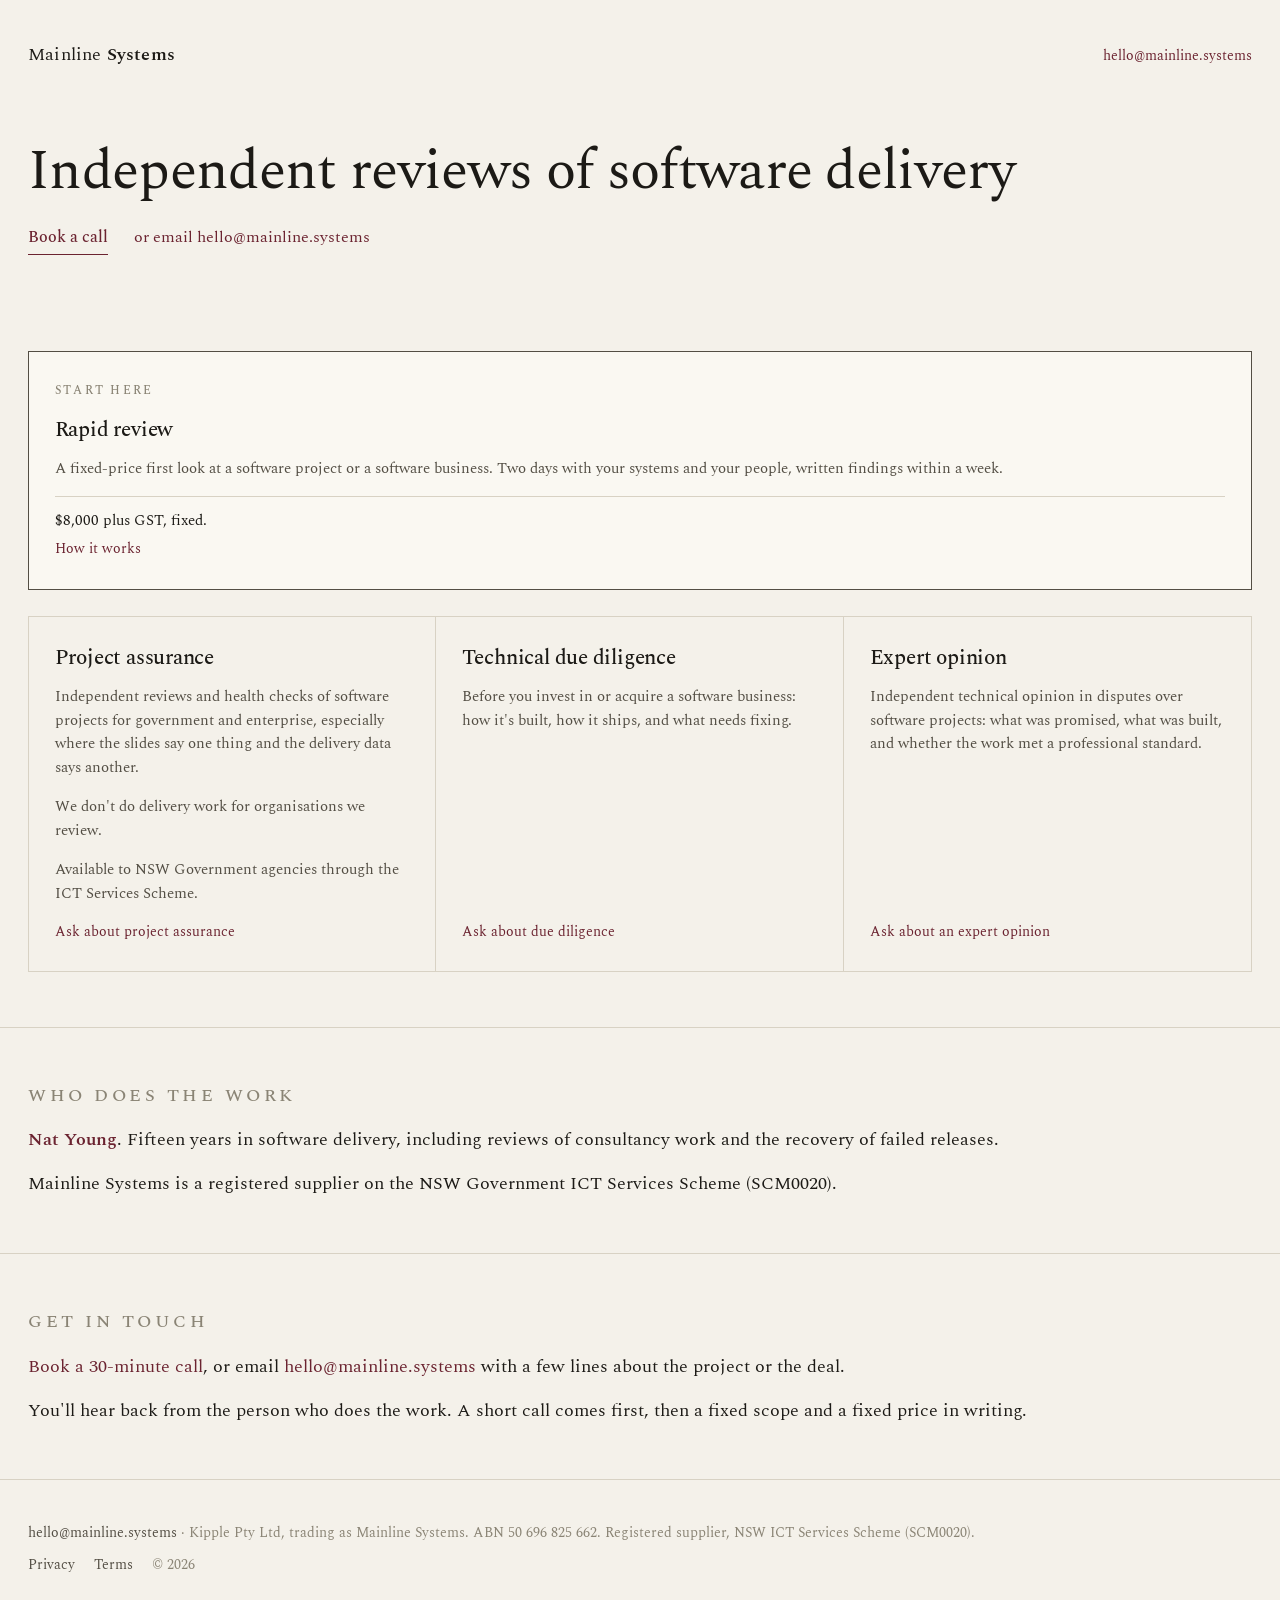
<file: index.html>
<!DOCTYPE html>
<html lang="en">
<head>
    <meta charset="utf-8">
    <meta name="viewport" content="width=device-width, initial-scale=1">
    <title>Mainline Systems · Independent reviews of software delivery</title>
    <meta name="description" content="Independent project assurance, technical due diligence and expert opinion for software projects, starting with a fixed-price rapid review.">
    <link rel="canonical" href="https://mainline.systems/">
    <meta property="og:title" content="Mainline Systems">
    <meta property="og:description" content="Independent project assurance, technical due diligence and expert opinion for software projects, starting with a fixed-price rapid review.">
    <meta property="og:url" content="https://mainline.systems/">
    <meta property="og:type" content="website">
    <meta property="og:site_name" content="Mainline Systems">
    <meta property="og:image" content="https://mainline.systems/og-image.png">
    <meta property="og:image:width" content="1200">
    <meta property="og:image:height" content="630">
    <meta name="twitter:card" content="summary_large_image">
    <meta name="twitter:title" content="Mainline Systems">
    <meta name="twitter:description" content="Independent project assurance, technical due diligence and expert opinion for software projects, starting with a fixed-price rapid review.">
    <meta name="twitter:image" content="https://mainline.systems/og-image.png">
    <link rel="icon" href="/icon.svg" type="image/svg+xml">
    <link rel="apple-touch-icon" href="/icon.png">
    <link rel="preconnect" href="https://fonts.googleapis.com">
    <link rel="preconnect" href="https://fonts.gstatic.com" crossorigin>
    <link rel="stylesheet"
          href="https://fonts.googleapis.com/css2?family=Spectral:ital,wght@0,300;0,400;0,500;0,600;1,400&display=swap">
    <link rel="stylesheet" href="/css/style.css">
    <script type="application/ld+json">
    {
        "@context": "https://schema.org",
        "@graph": [
            {
                "@type": "Organization",
                "@id": "https://mainline.systems/#organization",
                "name": "Mainline Systems",
                "url": "https://mainline.systems/",
                "logo": "https://mainline.systems/icon.png",
                "email": "hello@mainline.systems",
                "description": "Independent reviews of software delivery: project assurance, technical due diligence and expert opinion for software projects.",
                "parentOrganization": {
                    "@type": "Organization",
                    "name": "Kipple Pty Ltd",
                    "identifier": {
                        "@type": "PropertyValue",
                        "propertyID": "ABN",
                        "value": "50 696 825 662"
                    }
                },
                "founder": {"@id": "https://mainline.systems/#nat-young"},
                "address": {
                    "@type": "PostalAddress",
                    "addressRegion": "NSW",
                    "addressCountry": "AU"
                }
            },
            {
                "@type": "Service",
                "@id": "https://mainline.systems/#project-assurance",
                "name": "Project assurance",
                "serviceType": "Project assurance",
                "url": "https://mainline.systems/",
                "provider": {"@id": "https://mainline.systems/#organization"},
                "description": "Independent reviews and health checks of software projects for government and enterprise, especially where the slides say one thing and the delivery data says another.",
                "areaServed": "Worldwide"
            },
            {
                "@type": "Service",
                "@id": "https://mainline.systems/#technical-due-diligence",
                "name": "Technical due diligence",
                "serviceType": "Technical due diligence",
                "url": "https://mainline.systems/",
                "provider": {"@id": "https://mainline.systems/#organization"},
                "description": "Before you invest in or acquire a software business: how it's built, how it ships, and what needs fixing.",
                "areaServed": "Worldwide"
            },
            {
                "@type": "Service",
                "@id": "https://mainline.systems/#expert-opinion",
                "name": "Expert opinion",
                "serviceType": "Expert opinion",
                "url": "https://mainline.systems/",
                "provider": {"@id": "https://mainline.systems/#organization"},
                "description": "Independent technical opinion in disputes over software projects: what was promised, what was built, and whether the work met a professional standard.",
                "areaServed": "Worldwide"
            },
            {
                "@type": "Service",
                "@id": "https://mainline.systems/rapid-review/#service",
                "name": "Rapid review",
                "serviceType": "Rapid review",
                "url": "https://mainline.systems/rapid-review/",
                "provider": {"@id": "https://mainline.systems/#organization"},
                "description": "A fixed-price first look at a software project or a software business. Two days with your systems and your people, and written findings within a week.",
                "areaServed": "Worldwide",
                "offers": {
                    "@type": "Offer",
                    "price": "8000",
                    "priceCurrency": "AUD",
                    "url": "https://mainline.systems/rapid-review/"
                }
            },
            {
                "@type": "Person",
                "@id": "https://mainline.systems/#nat-young",
                "name": "Nat Young",
                "sameAs": "https://www.linkedin.com/in/nat-young/",
                "worksFor": {"@id": "https://mainline.systems/#organization"},
                "description": "Independent reviewer of software delivery. Fifteen years in software delivery, including reviews of consultancy work and the recovery of failed releases.",
                "knowsAbout": [
                    "Software project assurance",
                    "Technical due diligence",
                    "Expert opinion",
                    "Software delivery",
                    "Continuous integration",
                    "Continuous delivery"
                ],
                "address": {
                    "@type": "PostalAddress",
                    "addressRegion": "NSW",
                    "addressCountry": "AU"
                }
            }
        ]
    }
    </script>
    <!-- Self-hosted Umami analytics -->
    <script defer src="https://analytics.mainline.dev/script.js"
            data-website-id="4229bb85-a3f4-42d6-9132-33e29b44d3c6"></script>
</head>
<body>
<header class="top">
    <div class="wrap">
        <div class="brand">Mainline <b>Systems</b></div>
        <div class="top-contact"><a href="mailto:hello@mainline.systems" data-umami-event="contact-click">hello@mainline.systems</a>
        </div>
    </div>
</header>

<main>
    <section class="hero">
        <div class="wrap">
            <h1>Independent reviews of software delivery</h1>
            <p class="cta-row">
                <a class="cta-primary" href="/book/" data-umami-event="book-click-hero">Book a call</a>
                <a href="mailto:hello@mainline.systems" data-umami-event="contact-click-hero">or email hello@mainline.systems</a>
            </p>
        </div>
    </section>
    <section class="offers-section">
        <div class="wrap-wide">
            <div class="col flagship lead-offer" id="rapid-review">
                <div class="kicker">Start here</div>
                <h2>Rapid review</h2>
                <p>
                    A fixed-price first look at a software project or a software business.
                    Two days with your systems and your people, written findings within a week.
                </p>
                <p class="price">$8,000 plus GST, fixed.</p>
                <p class="sub"><a href="/rapid-review/" data-umami-event="rapid-click-home">How it works</a></p>
            </div>
            <div class="cols">
                <div class="col" id="project-assurance">
                    <h2>Project assurance</h2>
                    <p>
                        Independent reviews and health checks of software projects for
                        government and enterprise, especially where the slides say one thing
                        and the delivery data says another.
                    </p>
                    <p>We don't do delivery work for organisations we review.</p>
                    <p>Available to NSW Government agencies through the ICT Services Scheme.</p>
                    <p class="sub"><a href="mailto:hello@mainline.systems?subject=Project%20assurance"
                                      data-umami-event="contact-click-assurance">Ask about project assurance</a></p>
                </div>
                <div class="col" id="technical-due-diligence">
                    <h2>Technical due diligence</h2>
                    <p>
                        Before you invest in or acquire a software business: how it's built,
                        how it ships, and what needs fixing.
                    </p>
                    <p class="sub"><a href="mailto:hello@mainline.systems?subject=Technical%20due%20diligence"
                                      data-umami-event="contact-click-diligence">Ask about due diligence</a></p>
                </div>
                <div class="col" id="expert-opinion">
                    <h2>Expert opinion</h2>
                    <p>
                        Independent technical opinion in disputes over software projects:
                        what was promised, what was built, and whether the work met a
                        professional standard.
                    </p>
                    <p class="sub"><a href="mailto:hello@mainline.systems?subject=Expert%20opinion"
                                      data-umami-event="contact-click-opinion">Ask about an expert opinion</a></p>
                </div>
            </div>
        </div>
    </section>
    <hr class="rule">
    <section class="proof">
        <div class="wrap">
            <p class="kicker">Who does the work</p>
            <p>
                <a class="lead-name" href="https://www.linkedin.com/in/nat-young/"
                   data-umami-event="linkedin-click">Nat Young</a>. Fifteen years in software delivery,
                including reviews of consultancy work and the recovery of failed releases.
            </p>
            <p>Mainline Systems is a registered supplier on the NSW Government ICT Services Scheme (SCM0020).</p>
        </div>
    </section>
    <hr class="rule">
    <section class="proof" id="contact">
        <div class="wrap">
            <p class="kicker">Get in touch</p>
            <p>
                <a href="/book/" data-umami-event="book-click-section">Book a 30-minute call</a>, or email
                <a href="mailto:hello@mainline.systems" data-umami-event="contact-click-section">hello@mainline.systems</a>
                with a few lines about the project or the deal.
            </p>
            <p>
                You'll hear back from the person who does the work. A short call comes first,
                then a fixed scope and a fixed price in writing.
            </p>
        </div>
    </section>
</main>
<hr class="rule">
<footer>
    <div class="wrap">
        <a href="mailto:hello@mainline.systems" data-umami-event="contact-click">hello@mainline.systems</a> &middot;
        Kipple Pty Ltd, trading as Mainline Systems. ABN 50 696 825 662. Registered supplier, NSW ICT Services Scheme (SCM0020).
        <div class="fr"><a href="/privacy/">Privacy</a><a href="/terms/">Terms</a><span>&copy; 2026</span></div>
    </div>
</footer>
</body>
</html>
</file>
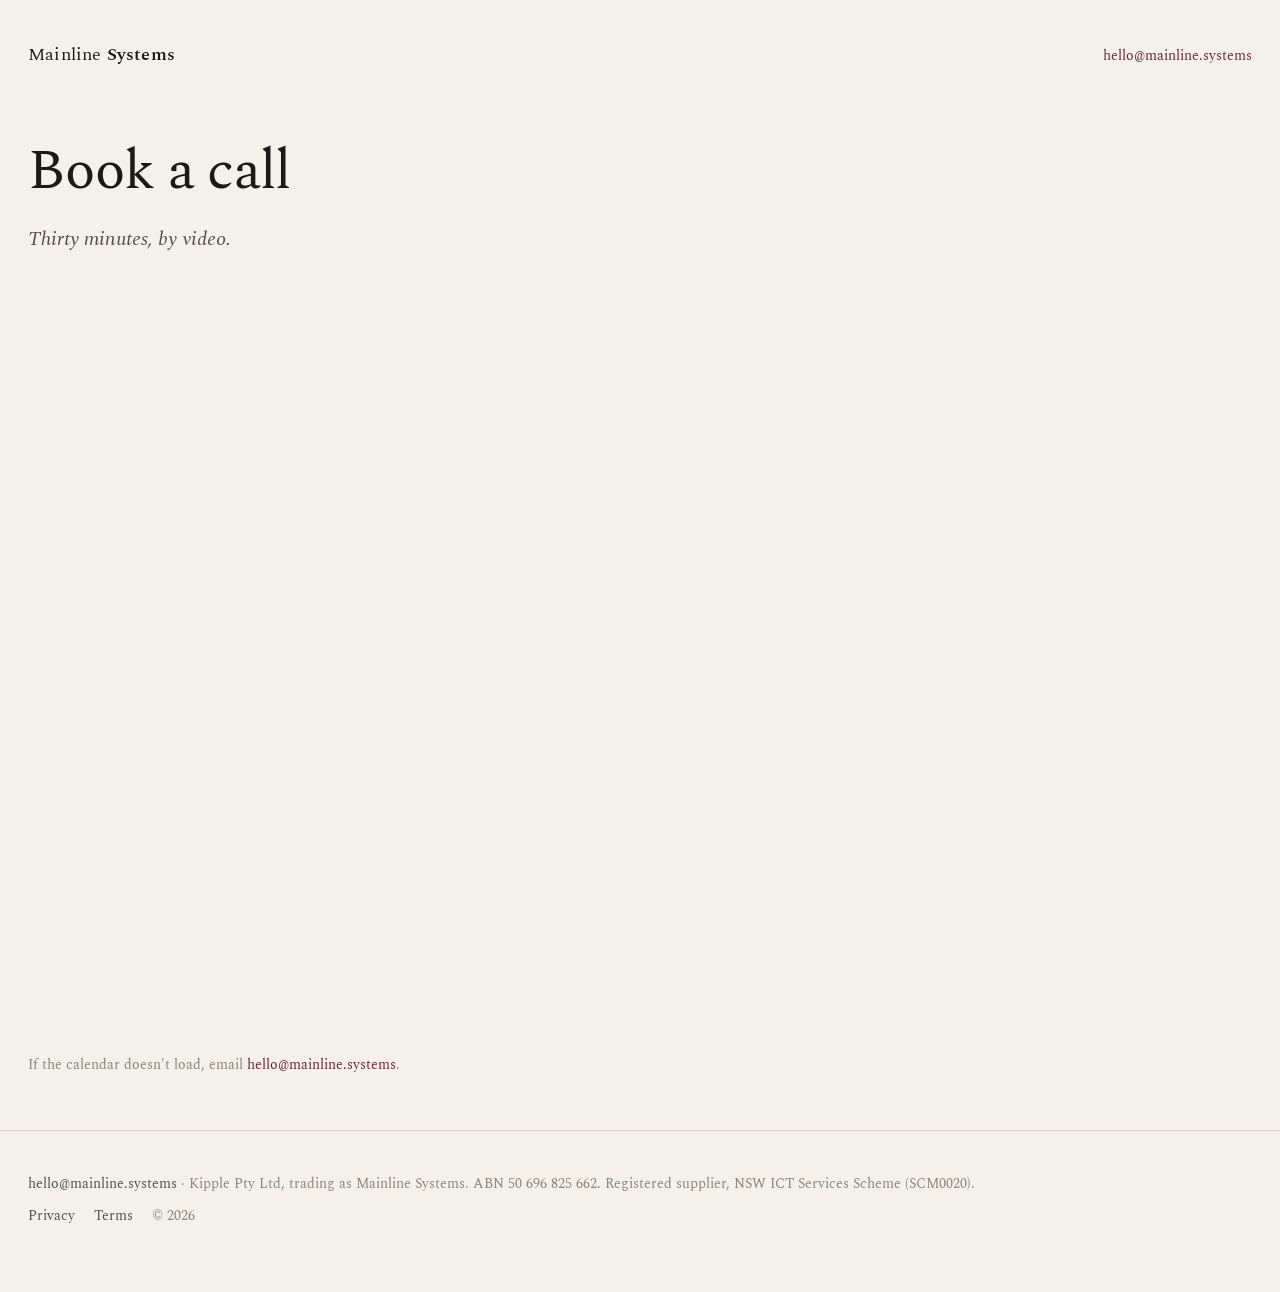
<file: book/index.html>
<!DOCTYPE html>
<html lang="en">
<head>
    <meta charset="utf-8">
    <meta name="viewport" content="width=device-width, initial-scale=1">
    <title>Book a call · Mainline Systems</title>
    <meta name="description" content="Book a 30-minute call with Mainline Systems.">
    <link rel="canonical" href="https://mainline.systems/book/">
    <meta property="og:title" content="Book a call">
    <meta property="og:description" content="Book a 30-minute call with Mainline Systems.">
    <meta property="og:url" content="https://mainline.systems/book/">
    <meta property="og:type" content="website">
    <meta property="og:site_name" content="Mainline Systems">
    <meta property="og:image" content="https://mainline.systems/og-image.png">
    <meta property="og:image:width" content="1200">
    <meta property="og:image:height" content="630">
    <meta name="twitter:card" content="summary_large_image">
    <meta name="twitter:title" content="Book a call">
    <meta name="twitter:description" content="Book a 30-minute call with Mainline Systems.">
    <meta name="twitter:image" content="https://mainline.systems/og-image.png">
    <link rel="icon" href="/icon.svg" type="image/svg+xml">
    <link rel="apple-touch-icon" href="/icon.png">
    <link rel="preconnect" href="https://fonts.googleapis.com">
    <link rel="preconnect" href="https://fonts.gstatic.com" crossorigin>
    <link rel="stylesheet"
          href="https://fonts.googleapis.com/css2?family=Spectral:ital,wght@0,300;0,400;0,500;0,600;1,400&display=swap">
    <link rel="stylesheet" href="/css/style.css">
    <!-- Self-hosted Umami analytics -->
    <script defer src="https://analytics.mainline.dev/script.js"
            data-website-id="4229bb85-a3f4-42d6-9132-33e29b44d3c6"></script>
</head>
<body>
<header class="top">
    <div class="wrap">
        <div class="brand"><a href="/">Mainline <b>Systems</b></a></div>
        <div class="top-contact"><a href="mailto:hello@mainline.systems" data-umami-event="contact-click">hello@mainline.systems</a>
        </div>
    </div>
</header>

<main>
    <section class="hero">
        <div class="wrap">
            <h1>Book a call</h1>
            <p class="lede">Thirty minutes, by video.</p>
        </div>
    </section>
    <section class="booking">
        <div class="wrap">
            <div class="calendly-inline-widget"
                 data-url="https://calendly.com/mainline-systems/30min?background_color=f4f1ea&amp;text_color=1c1a16&amp;primary_color=6b2330"></div>
            <script src="https://assets.calendly.com/assets/external/widget.js" async></script>
            <p>
                If the calendar doesn't load, email
                <a href="mailto:hello@mainline.systems" data-umami-event="contact-click-book">hello@mainline.systems</a>.
            </p>
        </div>
    </section>
</main>
<hr class="rule">
<footer>
    <div class="wrap">
        <a href="mailto:hello@mainline.systems" data-umami-event="contact-click">hello@mainline.systems</a> &middot;
        Kipple Pty Ltd, trading as Mainline Systems. ABN 50 696 825 662. Registered supplier, NSW ICT Services Scheme (SCM0020).
        <div class="fr"><a href="/privacy/">Privacy</a><a href="/terms/">Terms</a><span>&copy; 2026</span></div>
    </div>
</footer>
</body>
</html>
</file>
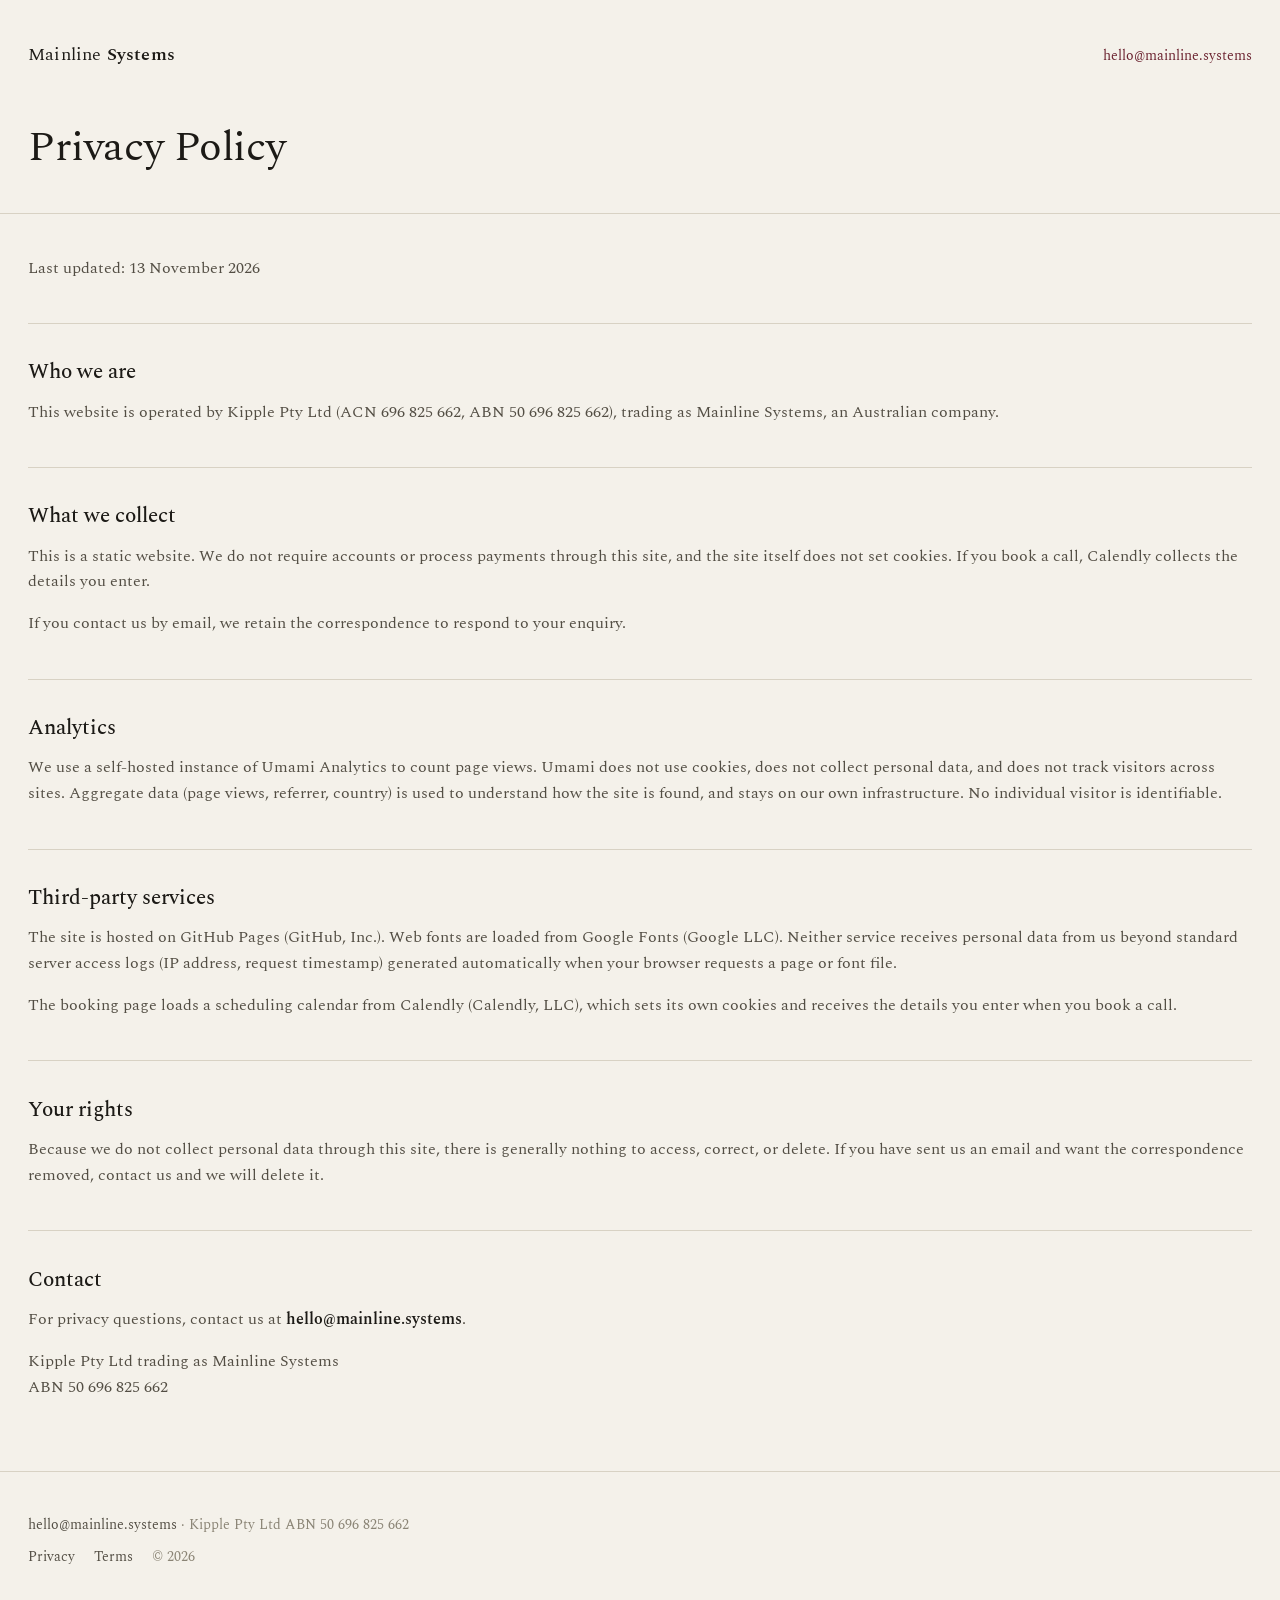
<file: privacy/index.html>
<!DOCTYPE html>
<html lang="en">
<head>
  <meta charset="utf-8">
  <meta name="viewport" content="width=device-width, initial-scale=1">
  <title>Privacy Policy | Mainline Systems</title>
  <meta name="description" content="Privacy policy for mainline.systems.">
  <link rel="canonical" href="https://mainline.systems/privacy/">
  <meta property="og:title" content="Privacy Policy">
  <meta property="og:description" content="Privacy policy for mainline.systems.">
  <meta property="og:url" content="https://mainline.systems/privacy/">
  <meta property="og:type" content="website">
  <meta property="og:site_name" content="Mainline Systems">
  <link rel="icon" href="/icon.svg" type="image/svg+xml">
  <link rel="apple-touch-icon" href="/icon.png">
  <link rel="preconnect" href="https://fonts.googleapis.com">
  <link rel="preconnect" href="https://fonts.gstatic.com" crossorigin>
  <link rel="stylesheet" href="https://fonts.googleapis.com/css2?family=Spectral:ital,wght@0,400;0,500;0,600;1,400&display=swap">
  <link rel="stylesheet" href="/css/style.css">
  <!-- Self-hosted Umami analytics -->
  <script defer src="https://analytics.mainline.dev/script.js" data-website-id="4229bb85-a3f4-42d6-9132-33e29b44d3c6"></script>
</head>
<body>
  <header class="top"><div class="wrap">
    <div class="brand"><a href="/">Mainline <b>Systems</b></a></div>
    <div class="top-contact"><a href="mailto:hello@mainline.systems" data-umami-event="contact-click">hello@mainline.systems</a></div>
  </div></header>

  <main>
  <section class="subpage-hero"><div class="wrap">
      <h1 class="subpage-title">Privacy Policy</h1>
  </div></section>

  <hr class="rule">
  <section class="subpage-content"><div class="wrap">
      <p>Last updated: 13 November 2026</p>

      <h2>Who we are</h2>
      <p>
        This website is operated by Kipple Pty Ltd (ACN 696 825 662,
        ABN 50 696 825 662), trading as Mainline Systems, an Australian
        company.
      </p>

      <h2>What we collect</h2>
      <p>
        This is a static website. We do not require accounts or process
        payments through this site, and the site itself does not set
        cookies. If you book a call, Calendly collects the details you
        enter.
      </p>
      <p>
        If you contact us by email, we retain the correspondence to respond
        to your enquiry.
      </p>

      <h2>Analytics</h2>
      <p>
        We use a self-hosted instance of Umami Analytics to count page
        views. Umami does not use cookies, does not collect personal
        data, and does not track visitors across sites. Aggregate data
        (page views, referrer, country) is used to understand how the site
        is found, and stays on our own infrastructure. No individual
        visitor is identifiable.
      </p>

      <h2>Third-party services</h2>
      <p>
        The site is hosted on GitHub Pages (GitHub, Inc.). Web fonts are
        loaded from Google Fonts (Google LLC). Neither service receives
        personal data from us beyond standard server access logs (IP
        address, request timestamp) generated automatically when your
        browser requests a page or font file.
      </p>
      <p>
        The booking page loads a scheduling calendar from Calendly
        (Calendly, LLC), which sets its own cookies and receives the
        details you enter when you book a call.
      </p>

      <h2>Your rights</h2>
      <p>
        Because we do not collect personal data through this site, there
        is generally nothing to access, correct, or delete. If you have
        sent us an email and want the correspondence removed, contact us
        and we will delete it.
      </p>

      <h2>Contact</h2>
      <p>
        For privacy questions, contact us at
        <strong>hello@mainline.systems</strong>.
      </p>
      <p>
        Kipple Pty Ltd trading as Mainline Systems<br>
        ABN 50 696 825 662
      </p>
  </div></section>
  </main>

  <hr class="rule">
  <footer><div class="wrap">
    <a href="mailto:hello@mainline.systems" data-umami-event="contact-click">hello@mainline.systems</a> &middot; Kipple Pty Ltd ABN 50 696 825 662
    <div class="fr"><a href="/privacy/">Privacy</a><a href="/terms/">Terms</a><span>&copy; 2026</span></div>
  </div></footer>
</body>
</html>
</file>
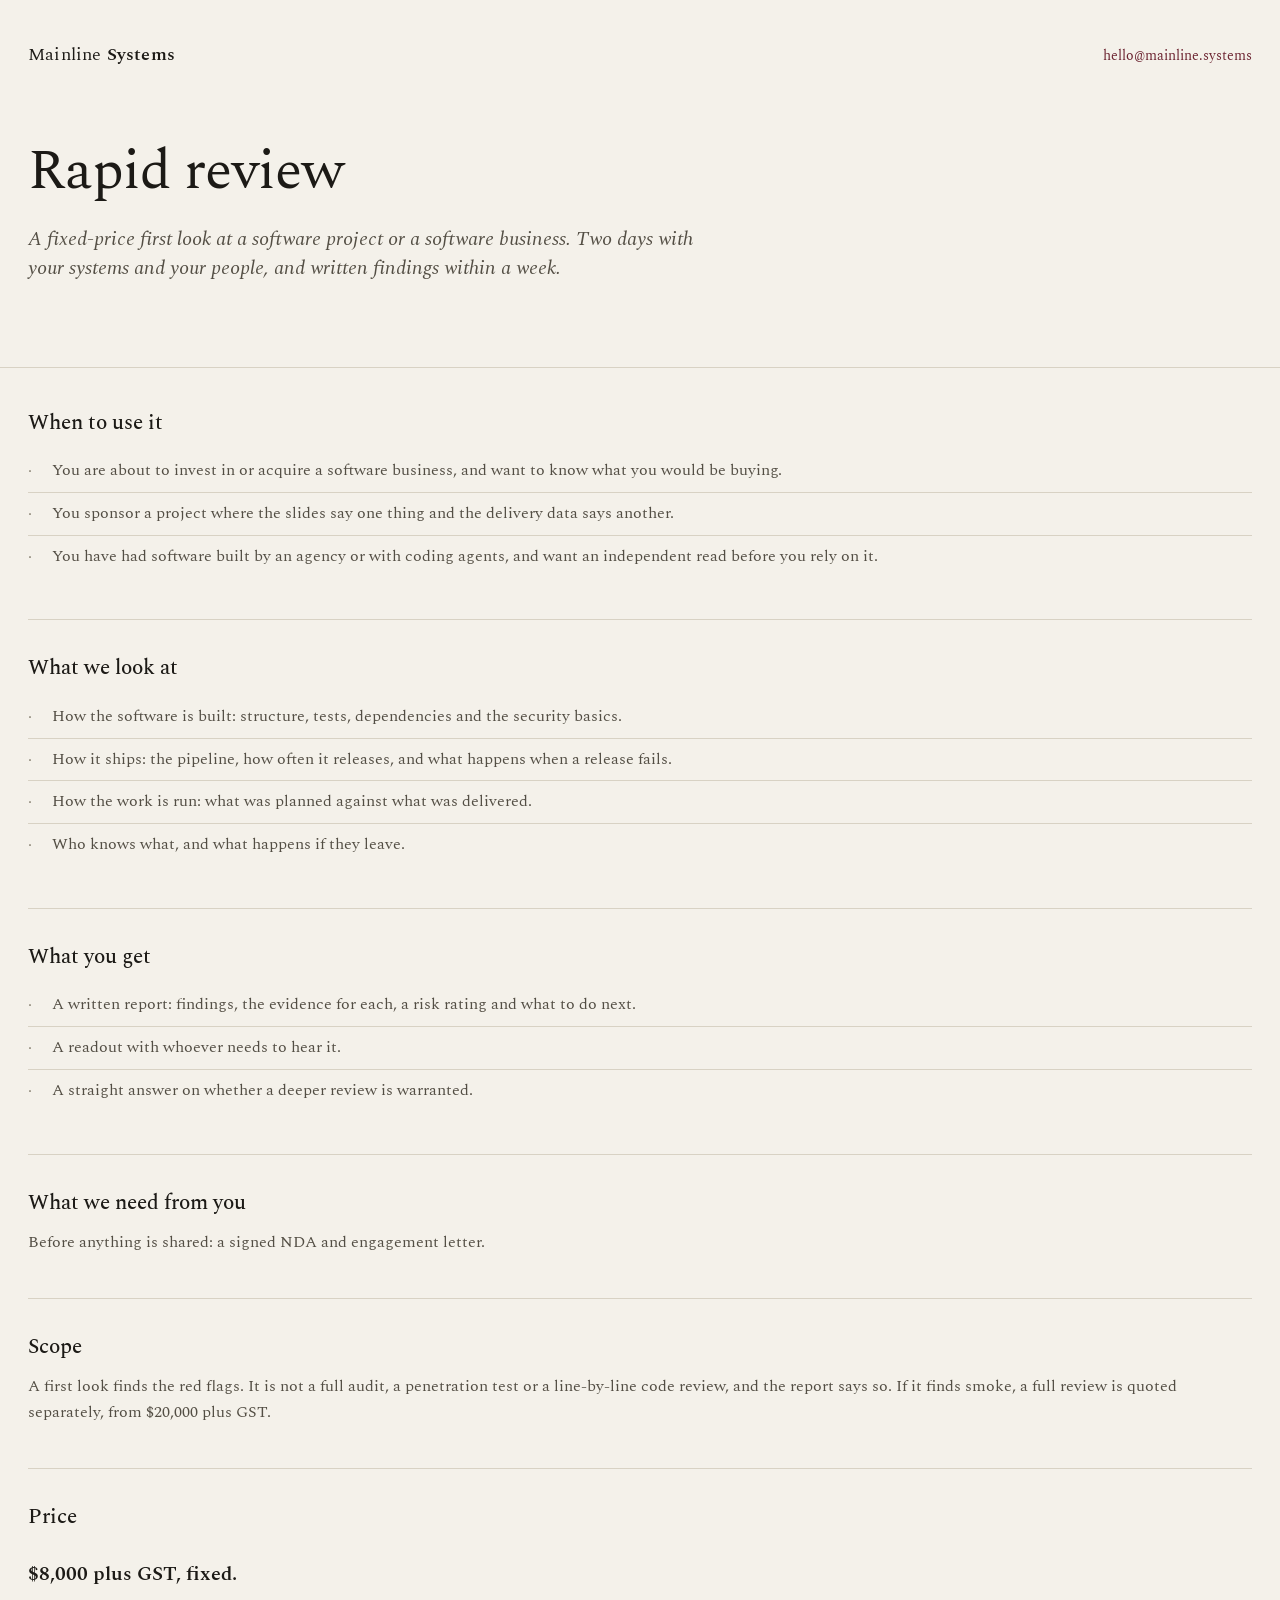
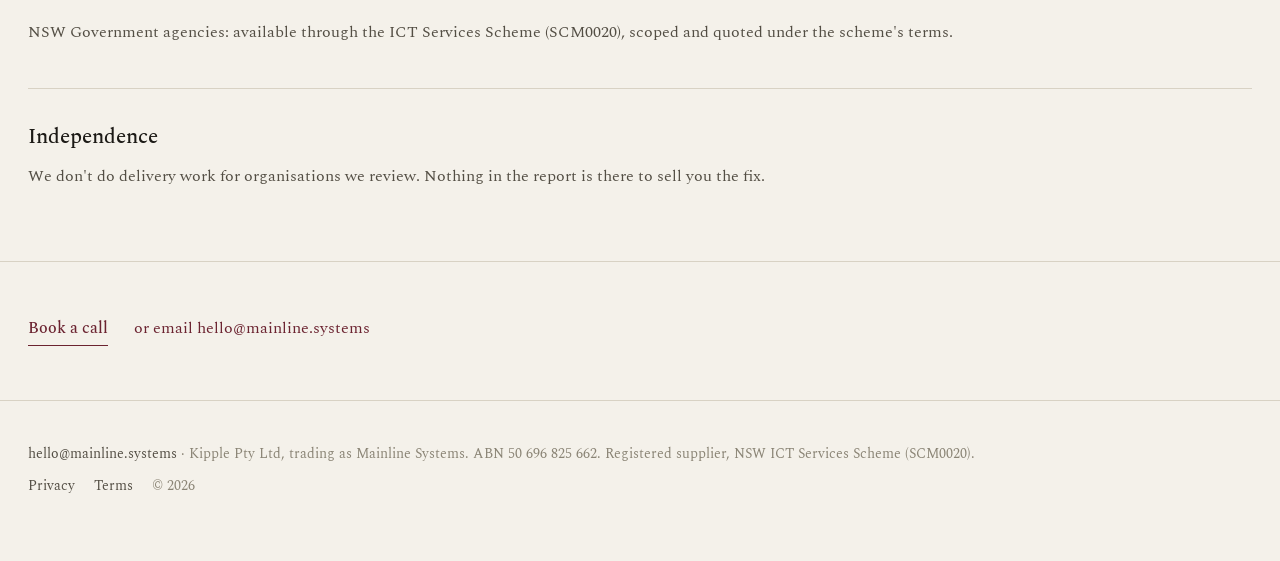
<file: rapid-review/index.html>
<!DOCTYPE html>
<html lang="en">
<head>
    <meta charset="utf-8">
    <meta name="viewport" content="width=device-width, initial-scale=1">
    <title>Rapid review · Mainline Systems</title>
    <meta name="description" content="A fixed-price first look at a software project or a software business. Two days of access, written findings within a week.">
    <link rel="canonical" href="https://mainline.systems/rapid-review/">
    <meta property="og:title" content="Rapid review">
    <meta property="og:description" content="A fixed-price first look at a software project or a software business. Two days of access, written findings within a week.">
    <meta property="og:url" content="https://mainline.systems/rapid-review/">
    <meta property="og:type" content="website">
    <meta property="og:site_name" content="Mainline Systems">
    <meta property="og:image" content="https://mainline.systems/og-image.png">
    <meta property="og:image:width" content="1200">
    <meta property="og:image:height" content="630">
    <meta name="twitter:card" content="summary_large_image">
    <meta name="twitter:title" content="Rapid review">
    <meta name="twitter:description" content="A fixed-price first look at a software project or a software business. Two days of access, written findings within a week.">
    <meta name="twitter:image" content="https://mainline.systems/og-image.png">
    <link rel="icon" href="/icon.svg" type="image/svg+xml">
    <link rel="apple-touch-icon" href="/icon.png">
    <link rel="preconnect" href="https://fonts.googleapis.com">
    <link rel="preconnect" href="https://fonts.gstatic.com" crossorigin>
    <link rel="stylesheet"
          href="https://fonts.googleapis.com/css2?family=Spectral:ital,wght@0,300;0,400;0,500;0,600;1,400&display=swap">
    <link rel="stylesheet" href="/css/style.css">
    <!-- Self-hosted Umami analytics -->
    <script defer src="https://analytics.mainline.dev/script.js"
            data-website-id="4229bb85-a3f4-42d6-9132-33e29b44d3c6"></script>
</head>
<body>
<header class="top">
    <div class="wrap">
        <div class="brand"><a href="/">Mainline <b>Systems</b></a></div>
        <div class="top-contact"><a href="mailto:hello@mainline.systems" data-umami-event="contact-click">hello@mainline.systems</a>
        </div>
    </div>
</header>

<main>
    <section class="hero">
        <div class="wrap">
            <h1>Rapid review</h1>
            <p class="lede">
                A fixed-price first look at a software project or a software business. Two days
                with your systems and your people, and written findings within a week.
            </p>
        </div>
    </section>
    <hr class="rule">
    <section class="subpage-content">
        <div class="wrap">
            <h2>When to use it</h2>
            <ul>
                <li>You are about to invest in or acquire a software business, and want to know
                    what you would be buying.</li>
                <li>You sponsor a project where the slides say one thing and the delivery data
                    says another.</li>
                <li>You have had software built by an agency or with coding agents, and want an
                    independent read before you rely on it.</li>
            </ul>

            <h2>What we look at</h2>
            <ul>
                <li>How the software is built: structure, tests, dependencies and the security
                    basics.</li>
                <li>How it ships: the pipeline, how often it releases, and what happens when a
                    release fails.</li>
                <li>How the work is run: what was planned against what was delivered.</li>
                <li>Who knows what, and what happens if they leave.</li>
            </ul>

            <h2>What you get</h2>
            <ul>
                <li>A written report: findings, the evidence for each, a risk rating and what to
                    do next.</li>
                <li>A readout with whoever needs to hear it.</li>
                <li>A straight answer on whether a deeper review is warranted.</li>
            </ul>

            <h2>What we need from you</h2>
            <p>Before anything is shared: a signed NDA and engagement letter.</p>

            <h2>Scope</h2>
            <p>
                A first look finds the red flags. It is not a full audit, a penetration test or a
                line-by-line code review, and the report says so. If it finds smoke, a full review
                is quoted separately, from $20,000 plus GST.
            </p>

            <h2>Price</h2>
            <p class="price-block">$8,000 plus GST, fixed.</p>
            <p>
                NSW Government agencies: available through the ICT Services Scheme (SCM0020),
                scoped and quoted under the scheme's terms.
            </p>

            <h2>Independence</h2>
            <p>
                We don't do delivery work for organisations we review. Nothing in the report is
                there to sell you the fix.
            </p>
        </div>
    </section>
    <hr class="rule">
    <section>
        <div class="wrap">
            <p class="cta-row">
                <a class="cta-primary" href="/book/" data-umami-event="book-click-rapid">Book a call</a>
                <a href="mailto:hello@mainline.systems?subject=Rapid%20review" data-umami-event="contact-click-rapid">or email hello@mainline.systems</a>
            </p>
        </div>
    </section>
</main>
<hr class="rule">
<footer>
    <div class="wrap">
        <a href="mailto:hello@mainline.systems" data-umami-event="contact-click">hello@mainline.systems</a> &middot;
        Kipple Pty Ltd, trading as Mainline Systems. ABN 50 696 825 662. Registered supplier, NSW ICT Services Scheme (SCM0020).
        <div class="fr"><a href="/privacy/">Privacy</a><a href="/terms/">Terms</a><span>&copy; 2026</span></div>
    </div>
</footer>
</body>
</html>
</file>
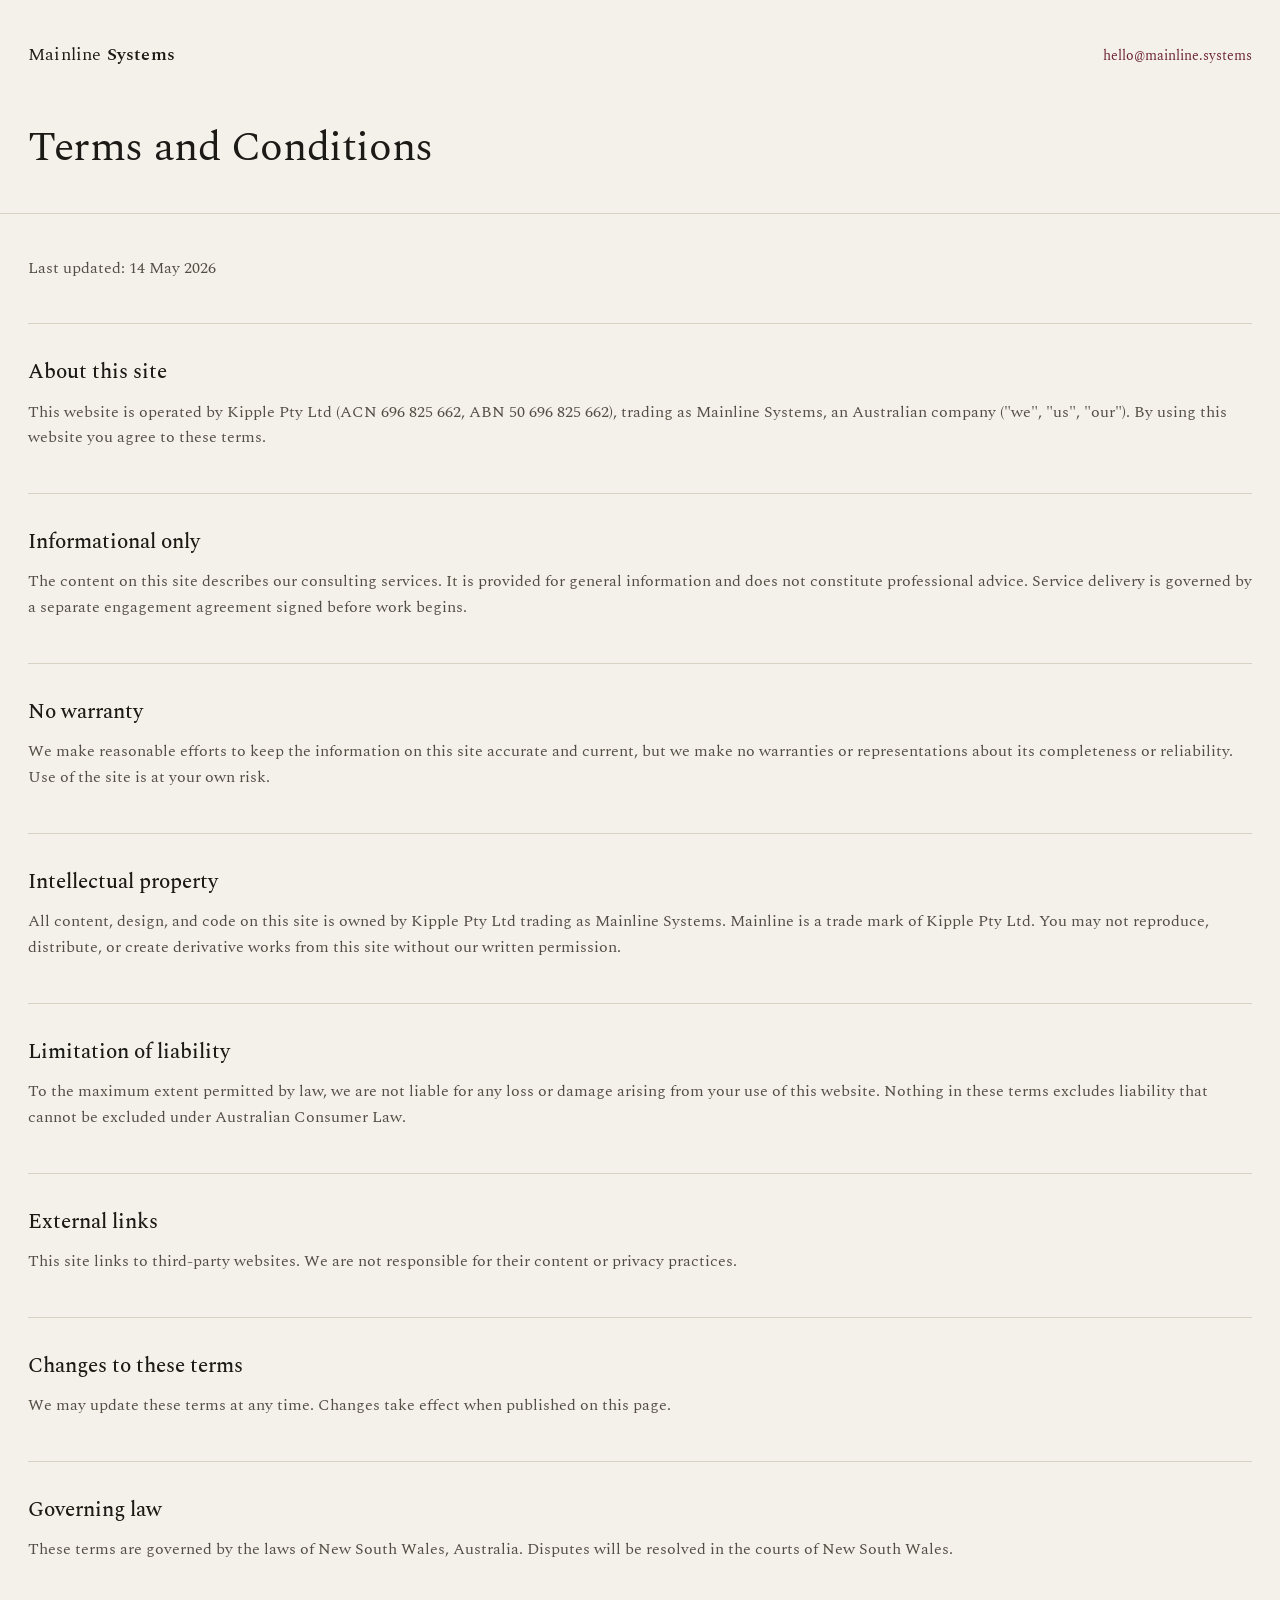
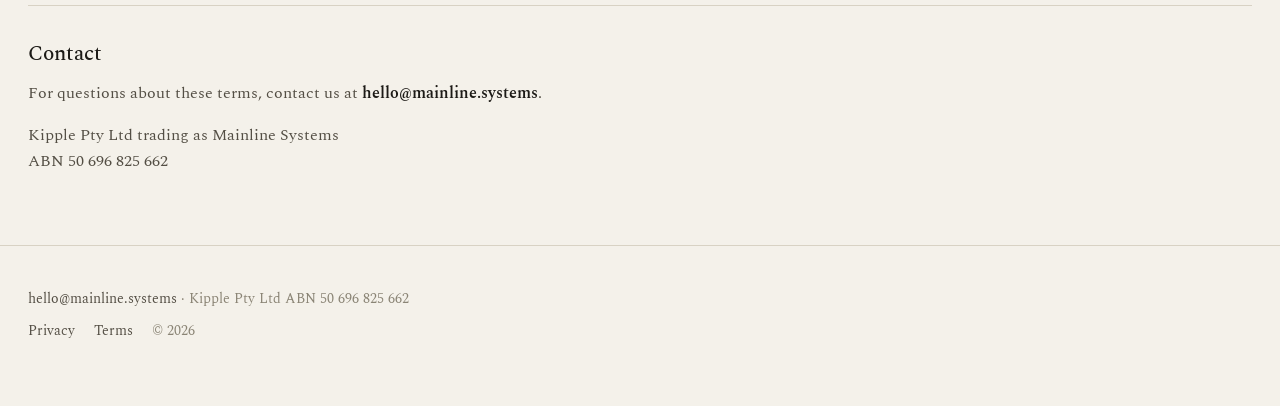
<file: terms/index.html>
<!DOCTYPE html>
<html lang="en">
<head>
  <meta charset="utf-8">
  <meta name="viewport" content="width=device-width, initial-scale=1">
  <title>Terms and Conditions | Mainline Systems</title>
  <meta name="description" content="Terms and conditions for mainline.systems.">
  <link rel="canonical" href="https://mainline.systems/terms/">
  <meta property="og:title" content="Terms and Conditions">
  <meta property="og:description" content="Terms and conditions for mainline.systems.">
  <meta property="og:url" content="https://mainline.systems/terms/">
  <meta property="og:type" content="website">
  <meta property="og:site_name" content="Mainline Systems">
  <link rel="icon" href="/icon.svg" type="image/svg+xml">
  <link rel="apple-touch-icon" href="/icon.png">
  <link rel="preconnect" href="https://fonts.googleapis.com">
  <link rel="preconnect" href="https://fonts.gstatic.com" crossorigin>
  <link rel="stylesheet" href="https://fonts.googleapis.com/css2?family=Spectral:ital,wght@0,400;0,500;0,600;1,400&display=swap">
  <link rel="stylesheet" href="/css/style.css">
  <!-- Self-hosted Umami analytics -->
  <script defer src="https://analytics.mainline.dev/script.js" data-website-id="4229bb85-a3f4-42d6-9132-33e29b44d3c6"></script>
</head>
<body>
  <header class="top"><div class="wrap">
    <div class="brand"><a href="/">Mainline <b>Systems</b></a></div>
    <div class="top-contact"><a href="mailto:hello@mainline.systems" data-umami-event="contact-click">hello@mainline.systems</a></div>
  </div></header>

  <main>
  <section class="subpage-hero"><div class="wrap">
      <h1 class="subpage-title">Terms and Conditions</h1>
  </div></section>

  <hr class="rule">
  <section class="subpage-content"><div class="wrap">
      <p>Last updated: 14 May 2026</p>

      <h2>About this site</h2>
      <p>
        This website is operated by Kipple Pty Ltd (ACN 696 825 662,
        ABN 50 696 825 662), trading as Mainline Systems, an Australian
        company ("we", "us", "our"). By using this website you agree to
        these terms.
      </p>

      <h2>Informational only</h2>
      <p>
        The content on this site describes our consulting services. It is
        provided for general information and does not constitute
        professional advice. Service delivery is governed by a separate
        engagement agreement signed before work begins.
      </p>

      <h2>No warranty</h2>
      <p>
        We make reasonable efforts to keep the information on this site
        accurate and current, but we make no warranties or representations
        about its completeness or reliability. Use of the site is at your
        own risk.
      </p>

      <h2>Intellectual property</h2>
      <p>
        All content, design, and code on this site is owned by Kipple Pty
        Ltd trading as Mainline Systems. Mainline is a trade mark of
        Kipple Pty Ltd. You may not reproduce, distribute, or create
        derivative works from this site without our written permission.
      </p>

      <h2>Limitation of liability</h2>
      <p>
        To the maximum extent permitted by law, we are not liable for any
        loss or damage arising from your use of this website. Nothing in
        these terms excludes liability that cannot be excluded under
        Australian Consumer Law.
      </p>

      <h2>External links</h2>
      <p>
        This site links to third-party websites. We are not responsible
        for their content or privacy practices.
      </p>

      <h2>Changes to these terms</h2>
      <p>
        We may update these terms at any time. Changes take effect when
        published on this page.
      </p>

      <h2>Governing law</h2>
      <p>
        These terms are governed by the laws of New South Wales, Australia.
        Disputes will be resolved in the courts of New South Wales.
      </p>

      <h2>Contact</h2>
      <p>
        For questions about these terms, contact us at
        <strong>hello@mainline.systems</strong>.
      </p>
      <p>
        Kipple Pty Ltd trading as Mainline Systems<br>
        ABN 50 696 825 662
      </p>
  </div></section>
  </main>

  <hr class="rule">
  <footer><div class="wrap">
    <a href="mailto:hello@mainline.systems" data-umami-event="contact-click">hello@mainline.systems</a> &middot; Kipple Pty Ltd ABN 50 696 825 662
    <div class="fr"><a href="/privacy/">Privacy</a><a href="/terms/">Terms</a><span>&copy; 2026</span></div>
  </div></footer>
</body>
</html>
</file>
<file: css/style.css>
/* Chambers: bone paper, single serif, oxblood accent, narrow column.
   Visual source of truth: mainline-systems-chambers-reference.html.
   Primary face is Fable (licensed). Drop the woff2 files into /fonts and
   uncomment the @font-face block below; Spectral carries the site until then. */

/*
@font-face {
  font-family: 'Fable';
  src: url('/fonts/fable-regular.woff2') format('woff2');
  font-weight: 400; font-style: normal; font-display: swap;
}
@font-face {
  font-family: 'Fable';
  src: url('/fonts/fable-italic.woff2') format('woff2');
  font-weight: 400; font-style: italic; font-display: swap;
}
@font-face {
  font-family: 'Fable';
  src: url('/fonts/fable-medium.woff2') format('woff2');
  font-weight: 500; font-style: normal; font-display: swap;
}
@font-face {
  font-family: 'Fable';
  src: url('/fonts/fable-semibold.woff2') format('woff2');
  font-weight: 600; font-style: normal; font-display: swap;
}
*/

:root {
  --bone:      #f4f1ea;
  --paper:     #faf8f2;
  --ink:       #1c1a16;
  --ink-soft:  #534e44;
  --ink-faint: #8a8475;
  --rule:      #d8d2c4;
  --oxblood:   #6b2330;
}

*, *::before, *::after { box-sizing: border-box; }

body {
  margin: 0;
  background: var(--bone);
  color: var(--ink);
  font-family: 'Fable', 'Spectral', Georgia, serif;
  font-weight: 400;
  font-size: 19px;
  line-height: 1.65;
  -webkit-font-smoothing: antialiased;
}

.wrap { width: 100%; margin: 0 auto; padding: 0 28px; }

a { color: var(--oxblood); text-decoration: none; }
a:hover { text-decoration: underline; text-underline-offset: 3px; }

.rule { border: 0; border-top: 1px solid var(--rule); margin: 0; }

/* --- Top --- */

header.top { padding: 2.5rem 0 0; }

.top .wrap {
  display: flex;
  justify-content: space-between;
  align-items: baseline;
}

.brand { font-size: 1.15rem; letter-spacing: .01em; }
.brand b { font-weight: 600; }
.brand a { color: var(--ink); }
.brand a:hover { text-decoration: none; color: var(--oxblood); }

.top-contact { font-size: .85rem; color: var(--ink-soft); }

/* --- Hero --- */

.hero { padding: 4.5rem 0 3rem; }

.eyebrow {
  font-size: .72rem;
  letter-spacing: .22em;
  text-transform: uppercase;
  color: var(--ink-faint);
  font-weight: 500;
  margin: 0 0 1.6rem;
}

h1 {
  font-weight: 400;
  font-size: clamp(2.4rem, 5.5vw, 3.5rem);
  line-height: 1.08;
  letter-spacing: -.012em;
  margin: 0 0 1.4rem;
}

.lede {
  font-size: 1.22rem;
  line-height: 1.5;
  color: var(--ink-soft);
  font-style: italic;
  max-width: 36em;
  margin: 0 0 2.2rem;
}

.cta-row {
  display: flex;
  flex-wrap: wrap;
  gap: .6rem 1.6rem;
  align-items: baseline;
  font-size: 1.02rem;
  margin: 0;
}

.cta-primary {
  border-bottom: 1.5px solid var(--oxblood);
  padding-bottom: 2px;
  font-weight: 500;
}

/* --- Sections --- */

section { padding: 3.4rem 0; }

.kicker {
  font-size: .72rem;
  letter-spacing: .2em;
  text-transform: uppercase;
  color: var(--ink-faint);
  font-weight: 500;
  margin: 0 0 1.1rem;
}

h2 {
  font-weight: 400;
  font-size: clamp(1.6rem, 3.5vw, 2.1rem);
  line-height: 1.15;
  margin: 0 0 1rem;
  letter-spacing: -.01em;
}

/* --- Offer columns --- */

.wrap-wide { width: 100%; margin: 0 auto; padding: 0 28px; }

.offers-section { padding: 3rem 0 3.4rem; }

.cols {
  display: grid;
  grid-template-columns: repeat(3, 1fr);
}

.col {
  padding: 1.8rem 1.6rem;
  border: 1px solid var(--rule);
  display: flex;
  flex-direction: column;
}


.col + .col { border-left: 0; }

.col.flagship { background: var(--paper); border-color: var(--ink-soft); }
.col.flagship + .col { border-left: 1px solid var(--rule); }
.lead-offer { margin-bottom: 1.6rem; }

.col h2 {
  font-weight: 500;
  font-size: 1.3rem;
  line-height: 1.2;
  margin: 0 0 .9rem;
}

.col h1 {
  font-size: 1.6rem;
  font-weight: 500;
  line-height: 1.15;
  letter-spacing: 0;
  margin: 0 0 .9rem;
}

.col p {
  font-size: .95rem;
  line-height: 1.55;
  color: var(--ink-soft);
  margin: 0 0 1rem;
}

.col .collede { font-style: italic; }

.col .price {
  font-size: .92rem;
  color: var(--ink);
  border-top: 1px solid var(--rule);
  padding-top: .8rem;
  margin: auto 0 .4rem;
}

.col .price b { font-weight: 600; }

.col .sub { font-size: .85rem; color: var(--ink-faint); margin: auto 0 0; }

section[id], .col[id] { scroll-margin-top: 1.5rem; }

/* --- Shared spine --- */

/* --- The tells --- */

.tells .big, .hero .big, .due-diligence .big {
  font-style: italic;
  font-size: 1.18rem;
  line-height: 1.55;
  color: var(--ink-soft);
  max-width: 34em;
  margin: 0 0 1.8rem;
}

ul.neg { list-style: none; margin: 0; padding: 0; }

ul.neg li {
  padding: .5rem 0 .5rem 1.5rem;
  position: relative;
  border-bottom: 1px solid var(--rule);
  font-size: 1.02rem;
  color: var(--ink-soft);
}

ul.neg li:last-child { border-bottom: 0; }

ul.neg li::before {
  content: '\00B7';
  position: absolute;
  left: 0;
  color: var(--ink-faint);
}

/* --- Proof --- */

.proof p, .vendor-blind p, .who-pays p, .access p {
  font-size: 1.1rem;
  line-height: 1.6;
  margin: 0 0 1rem;
}

.proof p:last-child, .vendor-blind p:last-child,
.who-pays p:last-child, .access p:last-child { margin-bottom: 0; }
.proof .lead-name { font-weight: 600; }

/* --- Booking --- */

.booking { padding: 0 0 3.4rem; }
.booking .calendly-inline-widget { height: 700px; }
.booking p { font-size: .85rem; color: var(--ink-faint); margin: 1rem 0 0; }

/* --- Footer --- */

footer { padding: 2.6rem 0 4rem; font-size: .85rem; color: var(--ink-faint); }
footer a { color: var(--ink-soft); }
footer .fr { display: flex; gap: 1.2rem; flex-wrap: wrap; margin-top: .6rem; }

/* --- Subpages --- */

.subpage-hero { padding: 3.4rem 0 2.6rem; }

.subpage-hero .back-link {
  font-size: .72rem;
  font-weight: 500;
  letter-spacing: .2em;
  text-transform: uppercase;
  color: var(--ink-faint);
  display: inline-flex;
  align-items: center;
  gap: .5rem;
  margin-bottom: 1.8rem;
}

.subpage-hero .back-link:hover { color: var(--oxblood); text-decoration: none; }

.subpage-title {
  font-weight: 400;
  font-size: clamp(1.9rem, 4.5vw, 2.6rem);
  line-height: 1.12;
  letter-spacing: -.01em;
  margin: 0;
}

.subpage-content { padding: 2.6rem 0 3.4rem; }

.subpage-content h2 {
  font-weight: 500;
  font-size: 1.3rem;
  line-height: 1.25;
  letter-spacing: 0;
  margin: 2.6rem 0 .9rem;
  padding-top: 2.2rem;
  border-top: 1px solid var(--rule);
}

.subpage-content h2:first-child {
  margin-top: 0;
  padding-top: 0;
  border-top: none;
}

.subpage-content p {
  font-size: .98rem;
  line-height: 1.65;
  color: var(--ink-soft);
  margin: 0 0 1rem;
}

.subpage-content strong { color: var(--ink); font-weight: 600; }

.subpage-content ul { list-style: none; margin: 0 0 1rem; padding: 0; }

.subpage-content ul li {
  padding: .5rem 0 .5rem 1.5rem;
  position: relative;
  border-bottom: 1px solid var(--rule);
  font-size: .98rem;
  color: var(--ink-soft);
}

.subpage-content ul li:last-child { border-bottom: 0; }

.subpage-content ul li::before {
  content: '\00B7';
  position: absolute;
  left: 0;
  color: var(--ink-faint);
}

.subpage-content .finding-example {
  border: 1px solid var(--rule);
  background: var(--paper);
  padding: 1.4rem 1.6rem;
  margin: 1.4rem 0;
}

.subpage-content .finding-example p:last-child { margin-bottom: 0; }

.subpage-content .price-block {
  font-size: 1.25rem;
  font-weight: 600;
  color: var(--ink);
  margin: 1.8rem 0;
}

.subpage-content .price-block small {
  font-size: .78rem;
  font-weight: 400;
  color: var(--ink-faint);
}

.subpage-content .contact-email { font-size: 1.05rem; }
.subpage-content .contact-email a { font-weight: 500; border-bottom: 1.5px solid var(--oxblood); padding-bottom: 2px; }
.subpage-content .contact-email a:hover { text-decoration: none; color: var(--ink); }

.subpage-content .contact-desc {
  font-size: .85rem;
  color: var(--ink-faint);
  margin-top: .5rem;
}

/* --- Field guide --- */

.subpage-content .subtitle {
  font-style: italic;
  font-size: 1.08rem;
  line-height: 1.55;
  color: var(--ink-soft);
}

.subpage-content h2.group-title {
  font-size: 1.6rem;
  font-weight: 400;
  line-height: 1.15;
  letter-spacing: -.01em;
  margin: 3.6rem 0 .6rem;
  padding-top: 3rem;
}

.subpage-content h3 {
  font-weight: 500;
  font-size: 1.15rem;
  line-height: 1.25;
  margin: 2.2rem 0 .9rem;
  padding-top: 1.8rem;
  border-top: 1px solid var(--rule);
}

.subpage-content .action {
  border-left: 2px solid var(--oxblood);
  padding-left: 1.2rem;
  margin: 1.2rem 0;
}

.subpage-content .action strong { color: var(--oxblood); }

.toc { margin: 2.2rem 0 0; }

.toc-group { margin: 0 0 .9rem; }

.toc-group .toc-label {
  font-size: .68rem;
  letter-spacing: .16em;
  text-transform: uppercase;
  color: var(--ink-faint);
  font-weight: 500;
  margin: 0 0 .4rem;
}

.toc ol {
  list-style: none;
  margin: 0;
  padding: 0;
  columns: 2;
  column-gap: 2rem;
}

.toc ol li {
  font-size: .88rem;
  line-height: 1.4;
  padding: .2rem 0;
  break-inside: avoid;
}

.toc ol li a { color: var(--ink-soft); }
.toc ol li a:hover { color: var(--oxblood); }

.subpage-content .references p {
  font-size: .85rem;
  padding-left: 2rem;
  text-indent: -2rem;
}

.subpage-content .closing {
  font-style: italic;
  margin-top: 2.6rem;
  padding-top: 2.2rem;
  border-top: 1px solid var(--rule);
}

@media (max-width: 480px) {
  .toc ol { columns: 1; }
}

/* --- Responsive --- */

@media (max-width: 900px) {
  .cols { grid-template-columns: 1fr; }
  .col + .col { border-left: 1px solid var(--rule); border-top: 0; }
  .col.flagship { border-color: var(--ink-soft); }
}
</file>
